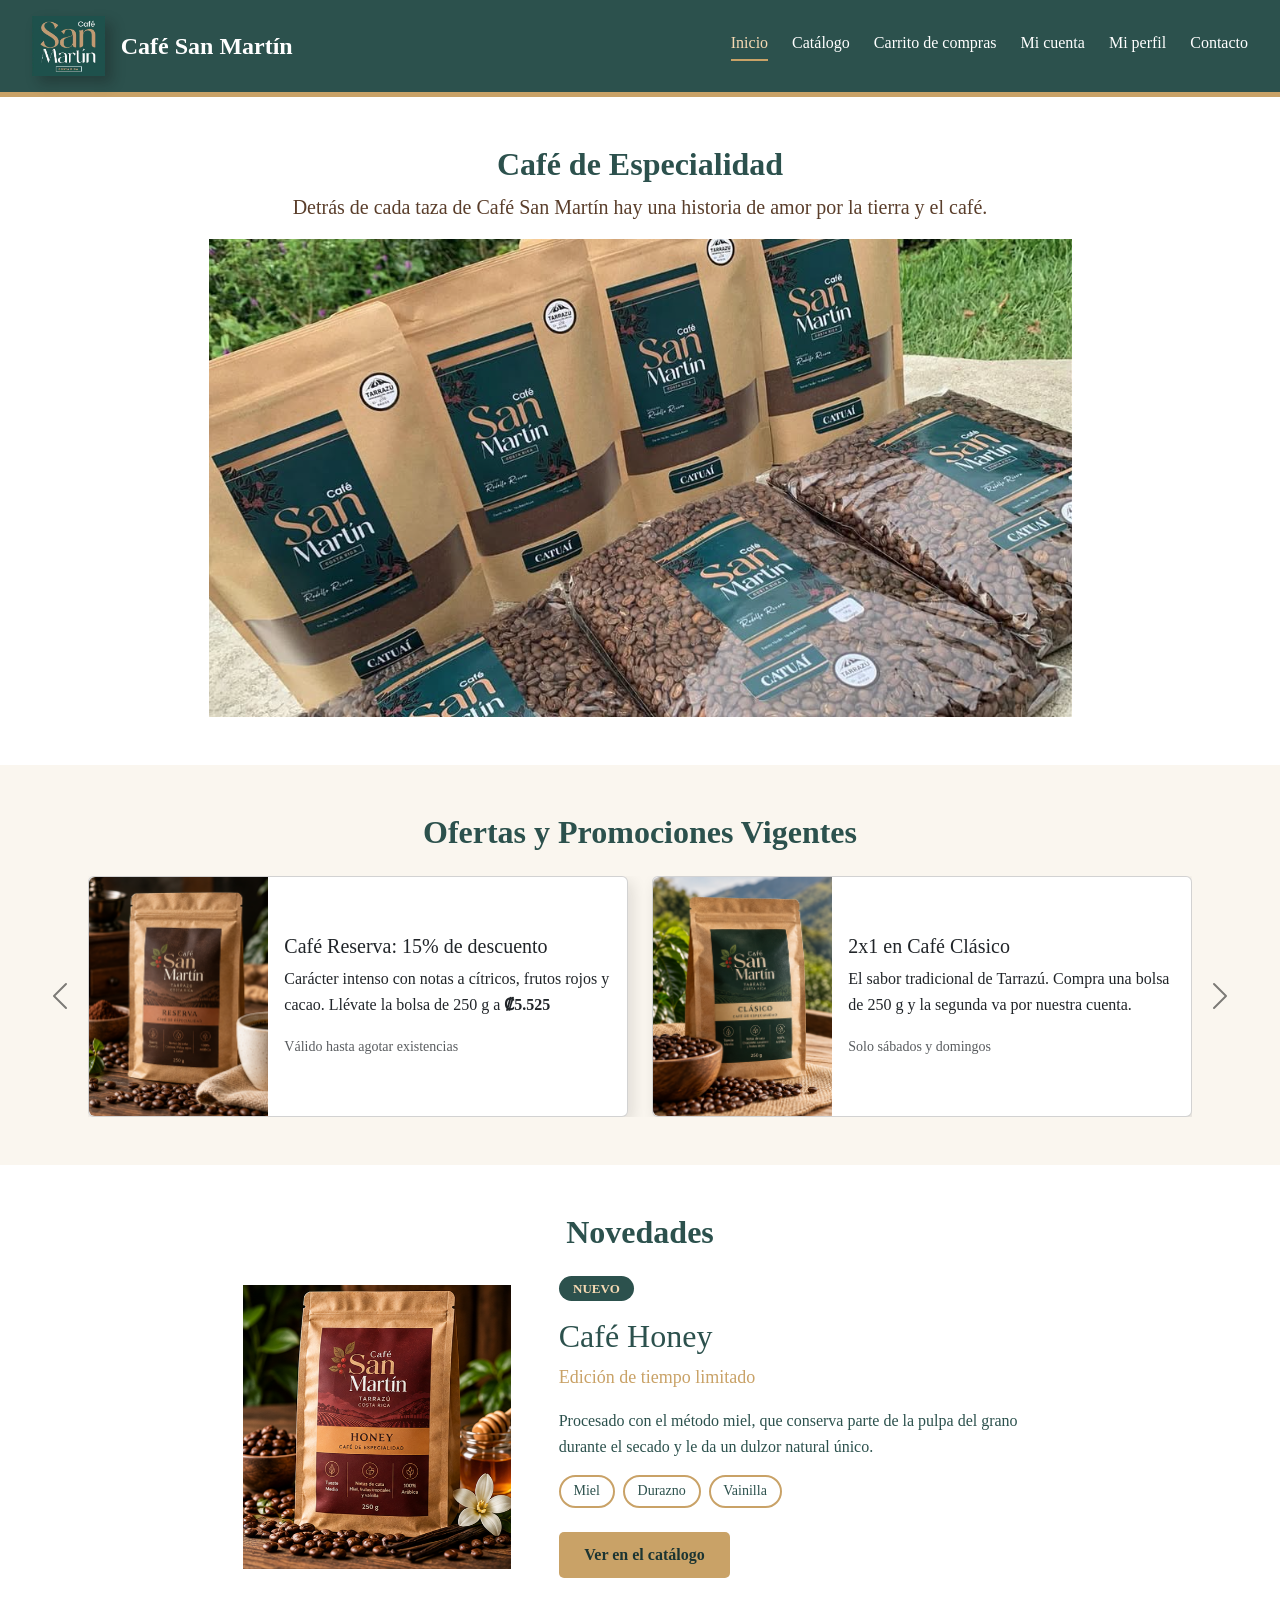
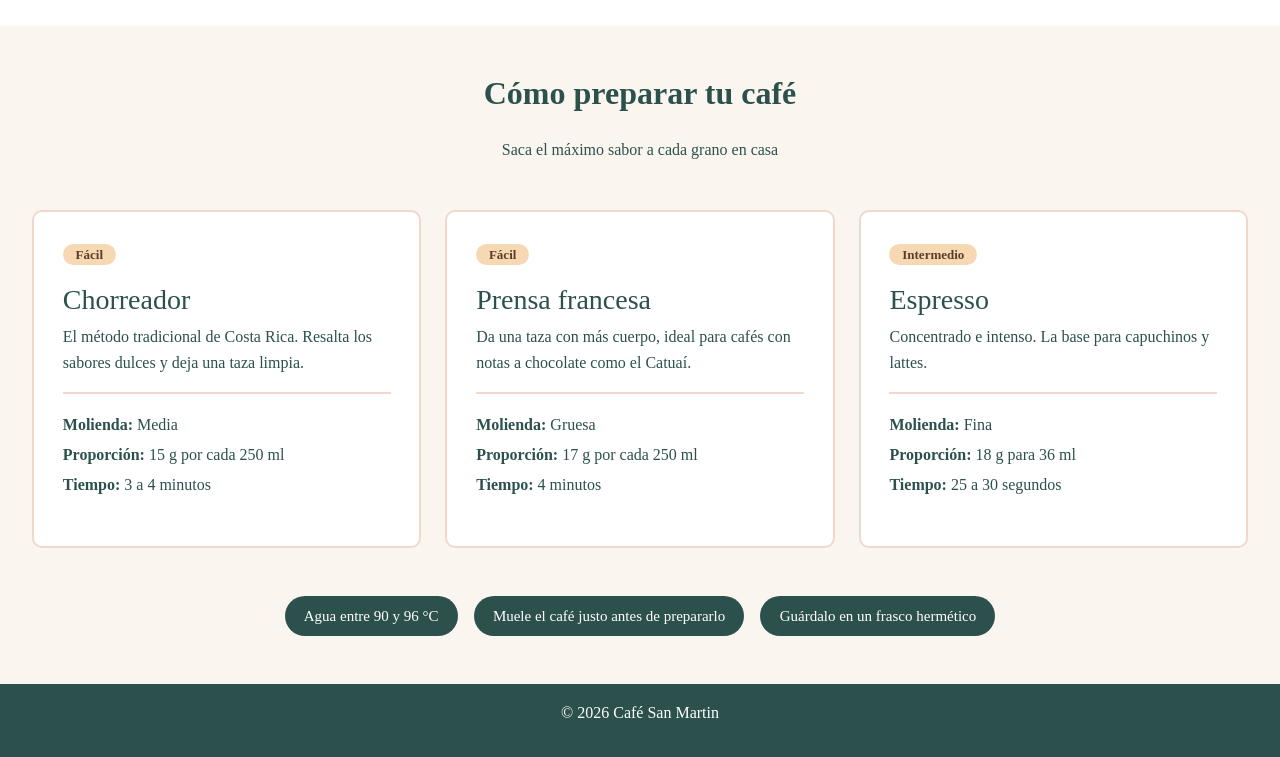
<file: index.html>
<!DOCTYPE html>
<html lang="es">
<head>
    <meta charset="UTF-8">
    <meta name="viewport" content="width=device-width, initial-scale=1.0">
    <title>Inicio | Café San Martín</title>
    <link rel="stylesheet" href="https://cdn.jsdelivr.net/npm/bootstrap@5.3.3/dist/css/bootstrap.min.css">
    <link rel="stylesheet" href="css/styles.css">
    <link rel="stylesheet" href="css/encabezado.css">
</head>
<body>
    <!-- ENCABEZADO -->
    <header class="encabezado">
        <div class="marca">
            <img src="img/logo-cafe-san-martin.png" alt="Logo de Café San Martín">
            <span>Café San Martín</span>
        </div>

        <nav class="menu">
            <a href="index.html" class="activo">Inicio</a>
            <a href="html/Catalogo.html">Catálogo</a>
            <a href="html/Carrito.html">Carrito de compras</a>
            <a href="html/Cuenta.html">Mi cuenta</a>
            <a href="html/Perfil.html">Mi perfil</a>
            <a href="html/Contacto.html">Contacto</a>
        </nav>
    </header>

    <main>
        <!-- PORTADA -->
        <section id="portada">
            <h2><strong>Café de Especialidad</strong></h2>
            <p>Detrás de cada taza de Café San Martín hay
                una historia de amor por la tierra y el café.</p>
            <img src="img/imagen-portada.png" alt="Imagen de la pagina de inicio">
        </section>
    
        <!-- OFERTAS -->
        <section id="ofertas" class="seccion-alterna">
            <h2 class="text-center mb-4"><strong>Ofertas y Promociones Vigentes</strong></h2>
            <div id="carrusel-oferta" class="carousel slide carousel-dark" data-bs-ride="carousel">
                <div class="carousel-inner">
                    <div class="carousel-item active">
                        <div class="row g-4 justify-content-center">
                            <div class="col-md-6">
                                <div class="card h-100">
                                    <div class="row g-0">
                                        <div class="col-md-4">
                                            <img src="img/cafe-reserva.png" class="img-fluid rounded-start" 
                                                    alt="Bolsa de Café Reserva">
                                        </div>
                                        <div class="col-md-8 d-flex align-items-center">
                                            <div class="card-body">
                                                <h5 class="card-title">Café Reserva: 15% de descuento</h5>
                                                <p class="card-text">Carácter intenso con notas a cítricos, frutos rojos y 
                                                    cacao. Llévate la bolsa de 250 g a <strong>₡5.525</strong></p>
                                                <p class="card-text"><small class="text-muted">Válido hasta agotar
                                                        existencias</small></p>
                                            </div>
                                        </div>
                                    </div>
                                </div>
                            </div>
                            <div class="col-md-6">
                                <div class="card h-100">
                                    <div class="row g-0">
                                        <div class="col-md-4">
                                            <img src="img/cafe-clasico.png" class="img-fluid rounded-start" 
                                                    alt="Bolsa de Café Clásico">
                                        </div>
                                        <div class="col-md-8 d-flex align-items-center">
                                            <div class="card-body">
                                                <h5 class="card-title">2x1 en Café Clásico</h5>
                                                <p class="card-text">El sabor tradicional de Tarrazú. 
                                                    Compra una bolsa de 250 g y la segunda va por nuestra cuenta.</p>
                                                <p class="card-text"><small class="text-muted">Solo sábados y
                                                        domingos</small></p>
                                            </div>
                                        </div>
                                    </div>
                                </div>
                            </div>
                        </div>
                    </div>
                    <div class="carousel-item">
                        <div class="row g-4 justify-content-center">
                            <div class="col-md-6">
                                <div class="card h-100">
                                    <div class="row g-0">
                                        <div class="col-md-4">
                                            <img src="img/cafe-organico.png" class="img-fluid rounded-start"
                                                alt="Paquete Degustación">
                                        </div>
                                        <div class="col-md-8 d-flex align-items-center">
                                            <div class="card-body">
                                                <h5 class="card-title">Paquete Degustación a precio especial</h5>
                                                <p class="card-text">Café Clásico, Honey y Reserva en tres bolsas de 250 g, 
                                                    ideal para compartir o regalar. Ahora a <strong>₡12.900</strong> <del>₡15.000</del>.</p>
                                                <p class="card-text"><small class="text-muted">Ahorras ₡2.100</small></p>
                                            </div>
                                        </div>
                                    </div>
                                </div>
                            </div>
                        </div>
                    </div>
                </div>
                <button class="carousel-control-prev" type="button" data-bs-target="#carrusel-oferta" data-bs-slide="prev">
                    <span class="carousel-control-prev-icon" aria-hidden="true"></span>
                    <span class="visually-hidden">Previous</span>
                </button>
                <button class="carousel-control-next" type="button" data-bs-target="#carrusel-oferta" data-bs-slide="next">
                    <span class="carousel-control-next-icon" aria-hidden="true"></span>
                    <span class="visually-hidden">Next</span>
                </button>
            </div>
        </section>

        <!-- NOVEDADES -->
        <section id="novedades">
            <h2 class="text-center mb-4"><strong>Novedades</strong></h2>
            <div class="row align-items-center g-5 justify-content-center">
                <div class="col-md-3">
                    <img src="img/cafe-honey.png" class="img-fluid"
                            alt="Bolsa de café Bourbon Miel">
                </div>
    
                <div class="col-md-5">
                    <span class="etiqueta-nuevo">NUEVO</span>
                    <h2 class="mt-3">Café Honey</h2>
                    <p class="subtitulo-novedad">Edición de tiempo limitado</p>
    
                    <p>Procesado con el método miel, que conserva parte de la pulpa del grano
                        durante el secado y le da un dulzor natural único.</p>
    
                    <div class="notas mb-4">
                        <span>Miel</span>
                        <span>Durazno</span>
                        <span>Vainilla</span>
                    </div>
    
                    <a href="html/Catalogo.html" class="btn">Ver en el catálogo</a>
                </div>
            </div>
        </section>
    
        <!-- RECOMENDACIONES -->
        <section id="recomendaciones" class="recomendaciones seccion-alterna">
            <h2 class="text-center"><strong>Cómo preparar tu café</strong></h1>
            <p class="text-center mb-5">Saca el máximo sabor a cada grano en casa</p>
    
            <div class="row g-4 justify-content-center">
    
                <div class="col-md-4">
                    <div class="metodo h-100">
                        <span class="nivel">Fácil</span>
                        <h3 class="mt-3">Chorreador</h3>
                        <p>El método tradicional de Costa Rica. Resalta los sabores dulces y deja una taza limpia.</p>
                        <ul class="list-unstyled datos">
                            <li><strong>Molienda:</strong> Media</li>
                            <li><strong>Proporción:</strong> 15 g por cada 250 ml</li>
                            <li><strong>Tiempo:</strong> 3 a 4 minutos</li>
                        </ul>
                    </div>
                </div>
    
                <div class="col-md-4">
                    <div class="metodo h-100">
                        <span class="nivel">Fácil</span>
                        <h3 class="mt-3">Prensa francesa</h3>
                        <p>Da una taza con más cuerpo, ideal para cafés con notas a chocolate como el Catuaí.</p>
                        <ul class="list-unstyled datos">
                            <li><strong>Molienda:</strong> Gruesa</li>
                            <li><strong>Proporción:</strong> 17 g por cada 250 ml</li>
                            <li><strong>Tiempo:</strong> 4 minutos</li>
                        </ul>
                    </div>
                </div>
    
                <div class="col-md-4">
                    <div class="metodo h-100">
                        <span class="nivel">Intermedio</span>
                        <h3 class="mt-3">Espresso</h3>
                        <p>Concentrado e intenso. La base para capuchinos y lattes.</p>
                        <ul class="list-unstyled datos">
                            <li><strong>Molienda:</strong> Fina</li>
                            <li><strong>Proporción:</strong> 18 g para 36 ml</li>
                            <li><strong>Tiempo:</strong> 25 a 30 segundos</li>
                        </ul>
                    </div>
                </div>
    
            </div>
    
            <div class="consejos mt-5">
                <span>Agua entre 90 y 96 °C</span>
                <span>Muele el café justo antes de prepararlo</span>
                <span>Guárdalo en un frasco hermético</span>
            </div>
        </section>
    </main>

    <footer>
        <p>&copy; 2026 Café San Martin</p>
    </footer>
    <script src="https://cdn.jsdelivr.net/npm/bootstrap@5.3.3/dist/js/bootstrap.bundle.min.js"></script>
</body>
</html>
</file>
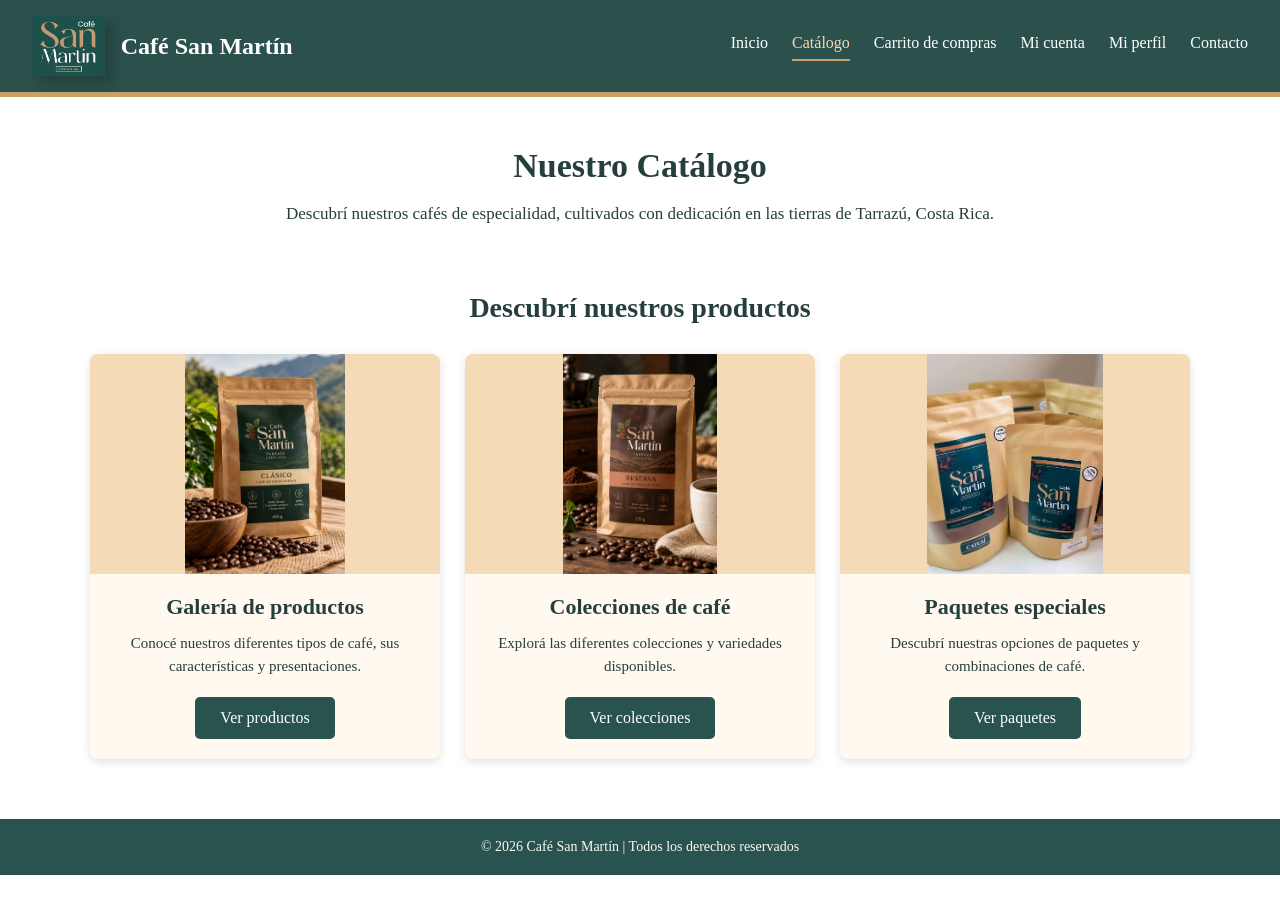
<file: html/Catalogo.html>
<!DOCTYPE html>
<html lang="es">
<head>
    <meta charset="UTF-8">
    <meta name="viewport" content="width=device-width, initial-scale=1.0">
    <title>Catálogo | Café San Martín</title>

    <link rel="stylesheet" href="../css/estilos.css">
    <link rel="stylesheet" href="../css/encabezado.css">
</head>
<body>

    <!-- ENCABEZADO -->
    <header class="encabezado">
        <div class="marca">
            <img src="../img/logo-cafe-san-martin.png" alt="Logo de Café San Martín">
            <span>Café San Martín</span>
        </div>

        <nav class="menu">
            <a href="../index.html">Inicio</a>
            <a href="Catalogo.html" class="activo">Catálogo</a>
            <a href="Carrito.html">Carrito de compras</a>
            <a href="Cuenta.html">Mi cuenta</a>
            <a href="Perfil.html">Mi perfil</a>
            <a href="Contacto.html">Contacto</a>
        </nav>
    </header>

    <!-- CONTENIDO PRINCIPAL -->
    <main>

        <section class="presentacion">
            <h1>Nuestro Catálogo</h1>

            <p>
                Descubrí nuestros cafés de especialidad,
                cultivados con dedicación en las tierras
                de Tarrazú, Costa Rica.
            </p>
        </section>

        <section class="categorias">

            <h2>Descubrí nuestros productos</h2>

            <div class="contenedor-categorias">

                <article class="tarjeta">
                    <div class="imagen-categoria">
                        <img src="../img/cafe-clasico.png" alt="Café clásico">
                    </div>

                    <h3>Galería de productos</h3>

                    <p>
                        Conocé nuestros diferentes tipos de café,
                        sus características y presentaciones.
                    </p>

                    <a href="galeria.html" class="boton">
                        Ver productos
                    </a>
                </article>

                <article class="tarjeta">
                    <div class="imagen-categoria">
                        <img src="../img/cafe-reserva.png" alt="Café reserva">
                    </div>

                    <h3>Colecciones de café</h3>

                    <p>
                        Explorá las diferentes colecciones
                        y variedades disponibles.
                    </p>

                    <a href="colecciones.html" class="boton">
                        Ver colecciones
                    </a>
                </article>

                <article class="tarjeta">
                    <div class="imagen-categoria">
                        <img src="../img/Paquetes.png" alt="Paquetes">
                    </div>

                    <h3>Paquetes especiales</h3>

                    <p>
                        Descubrí nuestras opciones de paquetes
                        y combinaciones de café.
                    </p>

                    <a href="paquetes.html" class="boton">
                        Ver paquetes
                    </a>
                </article>

            </div>
        </section>

    </main>

    <!-- PIE DE PÁGINA -->
    <footer class="pie-pagina">
        <p>© 2026 Café San Martín | Todos los derechos reservados</p>
    </footer>

</body>
</html>
</file>
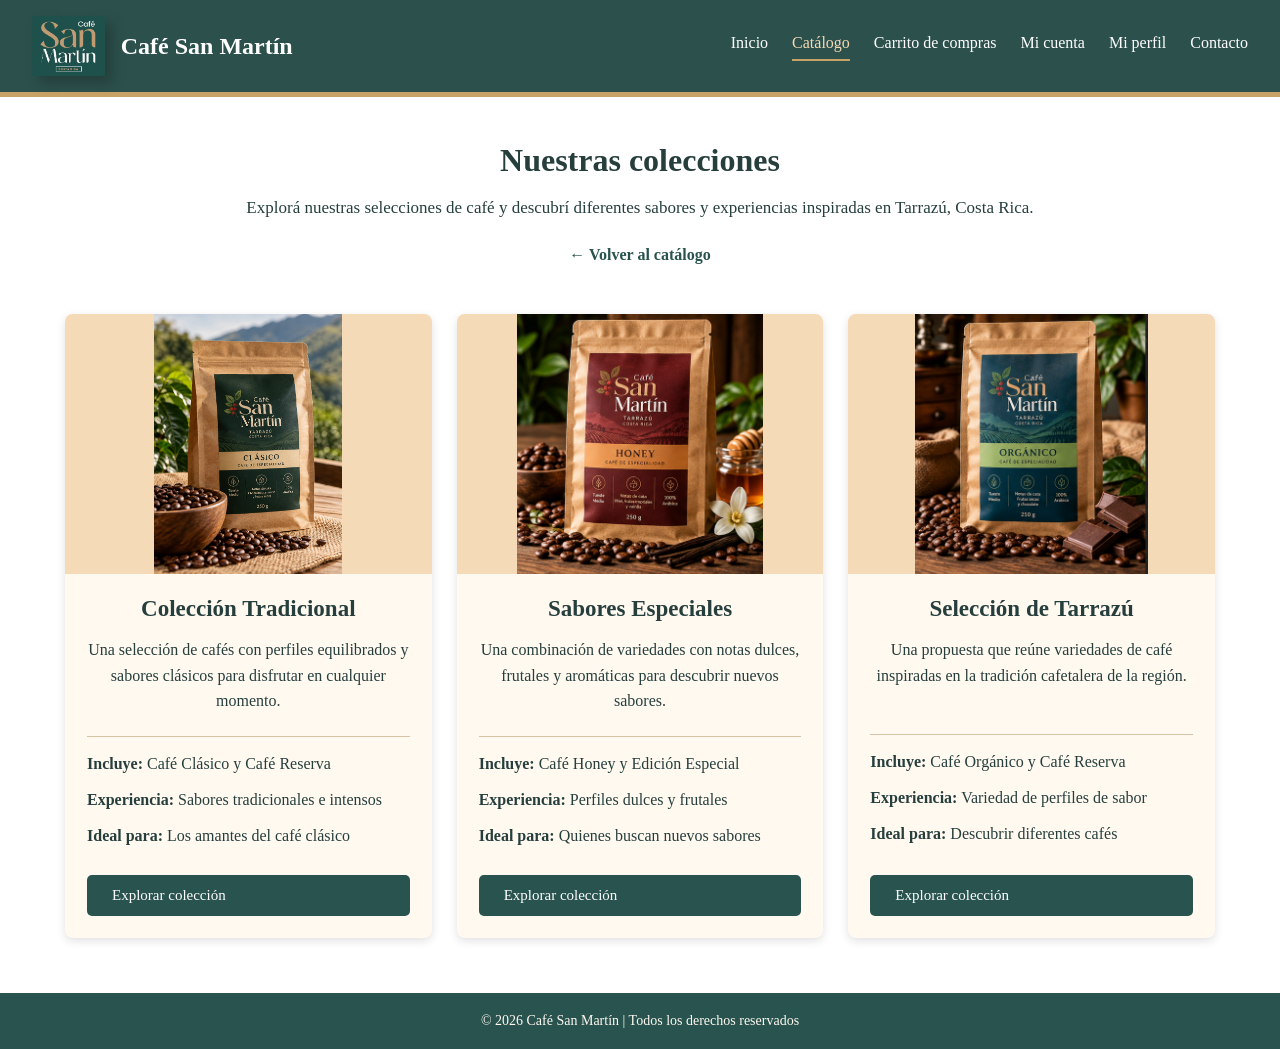
<file: html/colecciones.html>
<!DOCTYPE html>
<html lang="es">

<head>
    <meta charset="UTF-8">
    <meta name="viewport" content="width=device-width, initial-scale=1.0">
    <title>Colecciones de café | Café San Martín</title>
    <link rel="stylesheet" href="../css/estilos.css">
    <link rel="stylesheet" href="../css/encabezado.css">
</head>

<body>

    <!-- ENCABEZADO -->
    <header class="encabezado">
        <div class="marca">
            <img src="../img/logo-cafe-san-martin.png" alt="Logo de Café San Martín">
            <span>Café San Martín</span>
        </div>

        <nav class="menu">
            <a href="../index.html">Inicio</a>
            <a href="Catalogo.html" class="activo">Catálogo</a>
            <a href="Carrito.html">Carrito de compras</a>
            <a href="Cuenta.html">Mi cuenta</a>
            <a href="Perfil.html">Mi perfil</a>
            <a href="Contacto.html">Contacto</a>
        </nav>
    </header>


    <main>

        <!-- PRESENTACIÓN -->
        <section class="titulo-galeria">

            <h1>Nuestras colecciones</h1>

            <p>
                Explorá nuestras selecciones de café y descubrí diferentes
                sabores y experiencias inspiradas en Tarrazú, Costa Rica.
            </p>

            <a href="Catalogo.html" class="volver">
                ← Volver al catálogo
            </a>

        </section>


        <!-- COLECCIONES -->
        <section class="galeria-productos">

            <!-- COLECCIÓN TRADICIONAL -->
            <article class="producto">

                <img src="../img/cafe-clasico.png" alt="Colección Tradicional">

                <div class="informacion-producto">

                    <h2>Colección Tradicional</h2>

                    <p class="descripcion">
                        Una selección de cafés con perfiles equilibrados
                        y sabores clásicos para disfrutar en cualquier momento.
                    </p>

                    <div class="detalles">
                        <p><strong>Incluye:</strong> Café Clásico y Café Reserva</p>
                        <p><strong>Experiencia:</strong> Sabores tradicionales e intensos</p>
                        <p><strong>Ideal para:</strong> Los amantes del café clásico</p>
                    </div>

                    <a href="galeria.html" class="boton">
                        Explorar colección
                    </a>

                </div>

            </article>


            <!-- COLECCIÓN SABORES ESPECIALES -->
            <article class="producto">

                <img src="../img/cafe-honey.png" alt="Colección Sabores Especiales">

                <div class="informacion-producto">

                    <h2>Sabores Especiales</h2>

                    <p class="descripcion">
                        Una combinación de variedades con notas dulces,
                        frutales y aromáticas para descubrir nuevos sabores.
                    </p>

                    <div class="detalles">
                        <p><strong>Incluye:</strong> Café Honey y Edición Especial</p>
                        <p><strong>Experiencia:</strong> Perfiles dulces y frutales</p>
                        <p><strong>Ideal para:</strong> Quienes buscan nuevos sabores</p>
                    </div>

                    <a href="galeria.html" class="boton">
                        Explorar colección
                    </a>

                </div>

            </article>


            <!-- COLECCIÓN SELECCIÓN DE TARRAZÚ -->
            <article class="producto">

                <img src="../img/cafe-organico.png" alt="Colección Selección de Tarrazú">

                <div class="informacion-producto">

                    <h2>Selección de Tarrazú</h2>

                    <p class="descripcion">
                        Una propuesta que reúne variedades de café
                        inspiradas en la tradición cafetalera de la región.
                    </p>

                    <div class="detalles">
                        <p><strong>Incluye:</strong> Café Orgánico y Café Reserva</p>
                        <p><strong>Experiencia:</strong> Variedad de perfiles de sabor</p>
                        <p><strong>Ideal para:</strong> Descubrir diferentes cafés</p>
                    </div>

                    <a href="galeria.html" class="boton">
                        Explorar colección
                    </a>

                </div>

            </article>

        </section>

    </main>


    <!-- PIE DE PÁGINA -->
    <footer class="pie-pagina">
        <p>© 2026 Café San Martín | Todos los derechos reservados</p>
    </footer>

</body>

</html>
</file>
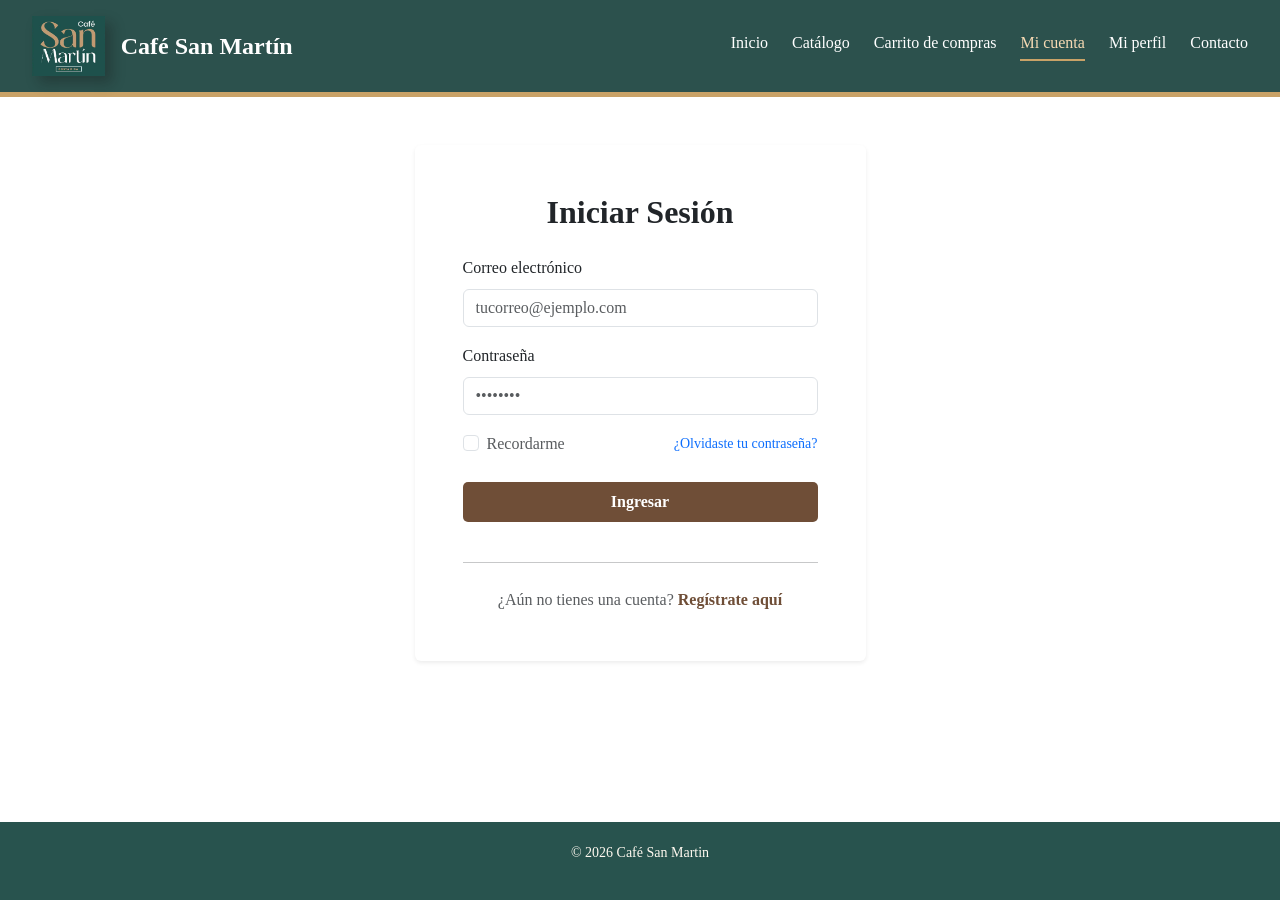
<file: html/Cuenta.html>
<!DOCTYPE html>
<html lang="es">
<head>
    <meta charset="UTF-8">
    <meta name="viewport" content="width=device-width, initial-scale=1.0">
    <title>Mi cuenta | Café San Martín</title>
    <!-- Bootstrap 5.3.3 CSS -->
    <link rel="stylesheet" href="https://cdn.jsdelivr.net/npm/bootstrap@5.3.3/dist/css/bootstrap.min.css">
    <!-- Tus estilos personalizados (ajustando la ruta relativa hacia la carpeta css) -->
    <link rel="stylesheet" href="../css/styles.css">    
    <link rel="stylesheet" href="../css/encabezado.css">
</head>
<body>
    <!-- ENCABEZADO -->
    <header class="encabezado">
        <div class="marca">
            <img src="../img/logo-cafe-san-martin.png" alt="Logo de Café San Martín">
            <span>Café San Martín</span>
        </div>

        <nav class="menu">
            <a href="../index.html">Inicio</a>
            <a href="Catalogo.html">Catálogo</a>
            <a href="Carrito.html">Carrito de compras</a>
            <a href="Cuenta.html" class="activo">Mi cuenta</a>
            <a href="Perfil.html">Mi perfil</a>
            <a href="Contacto.html">Contacto</a>
        </nav>
    </header>

    <main class="container my-5">
        <div class="row justify-content-center">
            <div class="col-md-6 col-lg-5">
                <div class="card shadow-sm border-0">
                    <div class="card-body p-4 p-md-5">
                        <h2 class="text-center mb-4"><strong>Iniciar Sesión</strong></h2>
                        
                        <!-- Formulario de Inicio de Sesión -->
                        <form action="#" method="POST">
                            <div class="mb-3">
                                <label for="email" class="form-label">Correo electrónico</label>
                                <input type="email" class="form-control" id="email" placeholder="tucorreo@ejemplo.com" required>
                            </div>
                            
                            <div class="mb-3">
                                <label for="password" class="form-label">Contraseña</label>
                                <input type="password" class="form-control" id="password" placeholder="••••••••" required>
                            </div>

                            <div class="d-flex justify-content-between align-items-center mb-4">
                                <div class="form-check">
                                    <input type="checkbox" class="form-check-input" id="rememberMe">
                                    <label class="form-check-label text-muted" for="rememberMe">Recordarme</label>
                                </div>
                                <a href="#" class="text-decoration-none small">¿Olvidaste tu contraseña?</a>
                            </div>

                            <button type="submit" class="btn w-100 py-2 mb-3" style="background-color: #6f4e37; color: white;">Ingresar</button>
                        </form>

                        <hr class="my-4">

                        <p class="text-center text-muted mb-0">
    ¿Aún no tienes una cuenta? <a href="Registro.html" class="text-decoration-none fw-bold" style="color: #6f4e37;">Regístrate aquí</a>
</p>
                    </div>
                </div>
            </div>
        </div>
    </main>

    <footer class="pie-pagina">
        <p>&copy; 2026 Café San Martin</p>
    </footer>

    <!-- Bootstrap 5.3.3 JS Bundle -->
    <script src="https://cdn.jsdelivr.net/npm/bootstrap@5.3.3/dist/js/bootstrap.bundle.min.js"></script>
<script>
    document.querySelector('form').addEventListener('submit', function(e) {
        e.preventDefault();

        const emailIngresado = document.getElementById('email').value;
        const passwordIngresado = document.getElementById('password').value;

        // Obtener el usuario guardado en el navegador
        const usuarioGuardado = JSON.parse(localStorage.getItem('usuarioRegistrado'));

        if (usuarioGuardado && usuarioGuardado.email === emailIngresado && usuarioGuardado.password === passwordIngresado) {
            // Guardar indicador de sesión activa
            localStorage.setItem('sesionActiva', JSON.stringify(usuarioGuardado));
            alert('¡Bienvenido de nuevo, ' + usuarioGuardado.nombre + '!');
            window.location.href = 'Perfil.html'; // Redirige al perfil
        } else {
            alert('Correo o contraseña incorrectos, o usuario no registrado.');
        }
    });
</script>
</body>
</html>
</file>
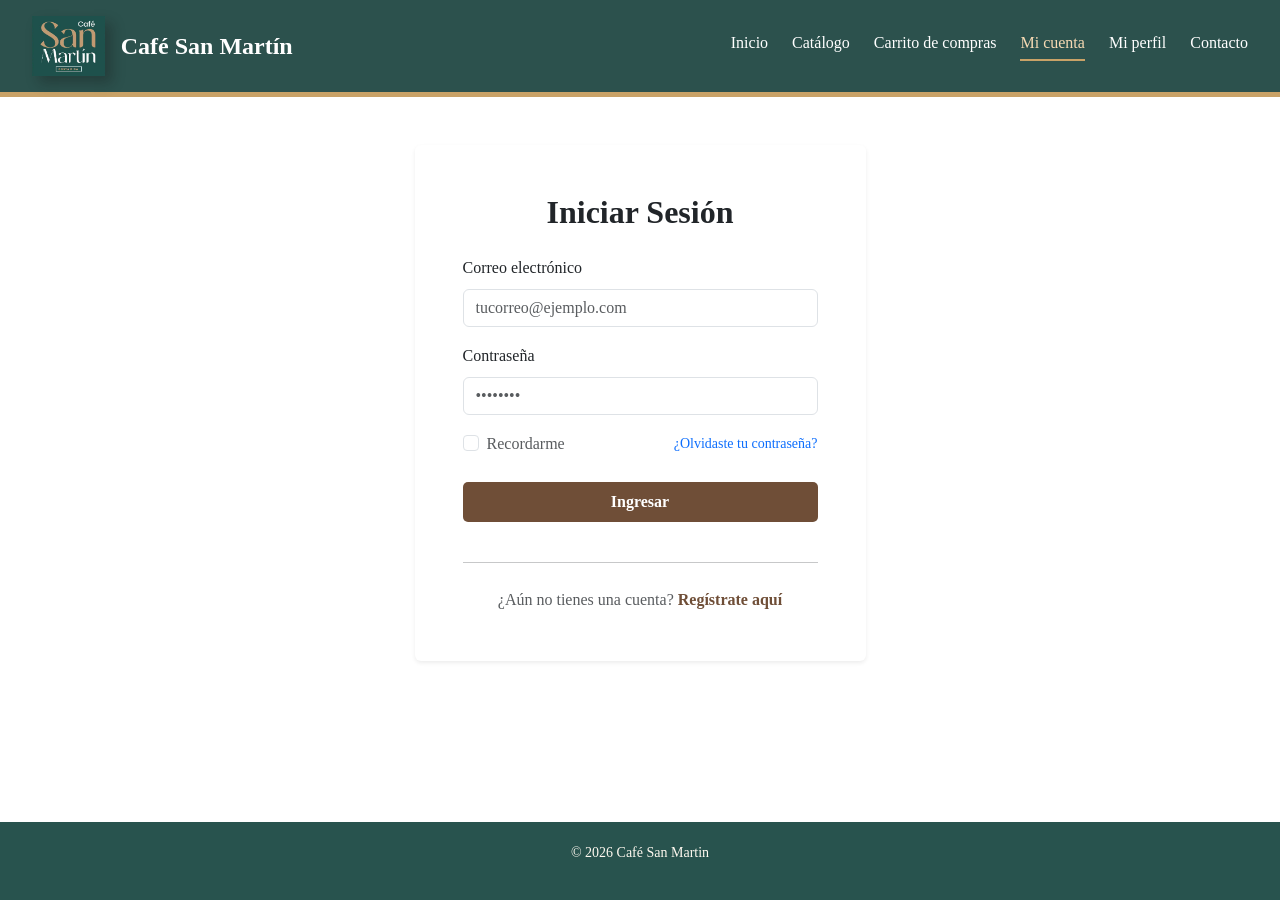
<file: html/Perfil.html>
<!DOCTYPE html>
<html lang="es">
<head>
    <meta charset="UTF-8">
    <meta name="viewport" content="width=device-width, initial-scale=1.0">
    <title>Mi perfil | Café San Martín</title>
    <link rel="stylesheet" href="https://cdn.jsdelivr.net/npm/bootstrap@5.3.3/dist/css/bootstrap.min.css">
    <link rel="stylesheet" href="../css/styles.css">
    <link rel="stylesheet" href="../css/encabezado.css">
</head>
<body>
    <!-- ENCABEZADO -->
    <header class="encabezado">
        <div class="marca">
            <img src="../img/logo-cafe-san-martin.png" alt="Logo de Café San Martín">
            <span>Café San Martín</span>
        </div>

        <nav class="menu">
            <a href="../index.html">Inicio</a>
            <a href="Catalogo.html">Catálogo</a>
            <a href="Carrito.html">Carrito de compras</a>
            <a href="Cuenta.html">Mi cuenta</a>
            <a href="Perfil.html" class="activo">Mi perfil</a>
            <a href="Contacto.html">Contacto</a>
        </nav>
    </header>

    <main class="container my-5">
        <div class="row">
            <!-- Información del Usuario -->
            <div class="col-md-4 mb-4">
                <div class="card shadow-sm border-0">
                    <div class="card-body text-center p-4">
                        <h3 id="nombre-usuario" class="card-title mb-2">Mi Perfil</h3>
                        <p id="email-usuario" class="text-muted mb-3">correo@ejemplo.com</p>
                        <button id="btn-cerrar-sesion" class="btn btn-outline-danger btn-sm w-100">Cerrar Sesión</button>
                    </div>
                </div>
            </div>

            <!-- Historial de Pedidos -->
            <div class="col-md-8">
                <div class="card shadow-sm border-0">
                    <div class="card-body p-4">
                        <h4 class="mb-4"><strong>Mis Pedidos</strong></h4>
                        <div class="table-responsive">
                            <table class="table align-middle">
                                <thead class="table-light">
                                    <tr>
                                        <th>N° de Pedido</th>
                                        <th>Fecha</th>
                                        <th>Total</th>
                                        <th>Estado</th>
                                    </tr>
                                </thead>
                                <tbody id="tabla-pedidos">
                                    <!-- Los pedidos se cargarán aquí mediante JavaScript -->
                                </tbody>
                            </table>
                        </div>
                    </div>
                </div>
            </div>
        </div>
    </main>

    <foote class="pie-pagina">
        <p>&copy; 2026 Café San Martin</p>
    </foote>

    <!-- Script para cargar los datos del usuario autenticado -->
    <script>
        // Verificar si hay una sesión activa
        const sesionActiva = JSON.parse(localStorage.getItem('sesionActiva'));

        if (!sesionActiva) {
            // Si no ha iniciado sesión, redirigir al login
            alert('Debes iniciar sesión para ver esta página.');
            window.location.href = 'Cuenta.html';
        } else {
            // Mostrar datos del usuario en pantalla
            document.getElementById('nombre-usuario').textContent = sesionActiva.nombre + ' ' + sesionActiva.apellidos;
            document.getElementById('email-usuario').textContent = sesionActiva.email;


            // Cargar los pedidos en la tabla
            const tbody = document.getElementById('tabla-pedidos');
            sesionActiva.pedidos.forEach(pedido => {
                const fila = `
                    <tr>
                        <td><strong>${pedido.id}</strong></td>
                        <td>${pedido.fecha}</td>
                        <td>${pedido.total}</td>
                        <td><span class="badge bg-success">${pedido.estado}</span></td>
                    </tr>
                `;
                tbody.innerHTML += fila;
            });
        }

        // Botón para cerrar sesión
        document.getElementById('btn-cerrar-sesion').addEventListener('click', function() {
            localStorage.removeItem('sesionActiva'); // Borrar sesión activa
            alert('Has cerrado sesión correctamente.');
            window.location.href = '../index.html';
        });
    </script>

    <script src="https://cdn.jsdelivr.net/npm/bootstrap@5.3.3/dist/js/bootstrap.bundle.min.js"></script>
</body>
</html>
</file>
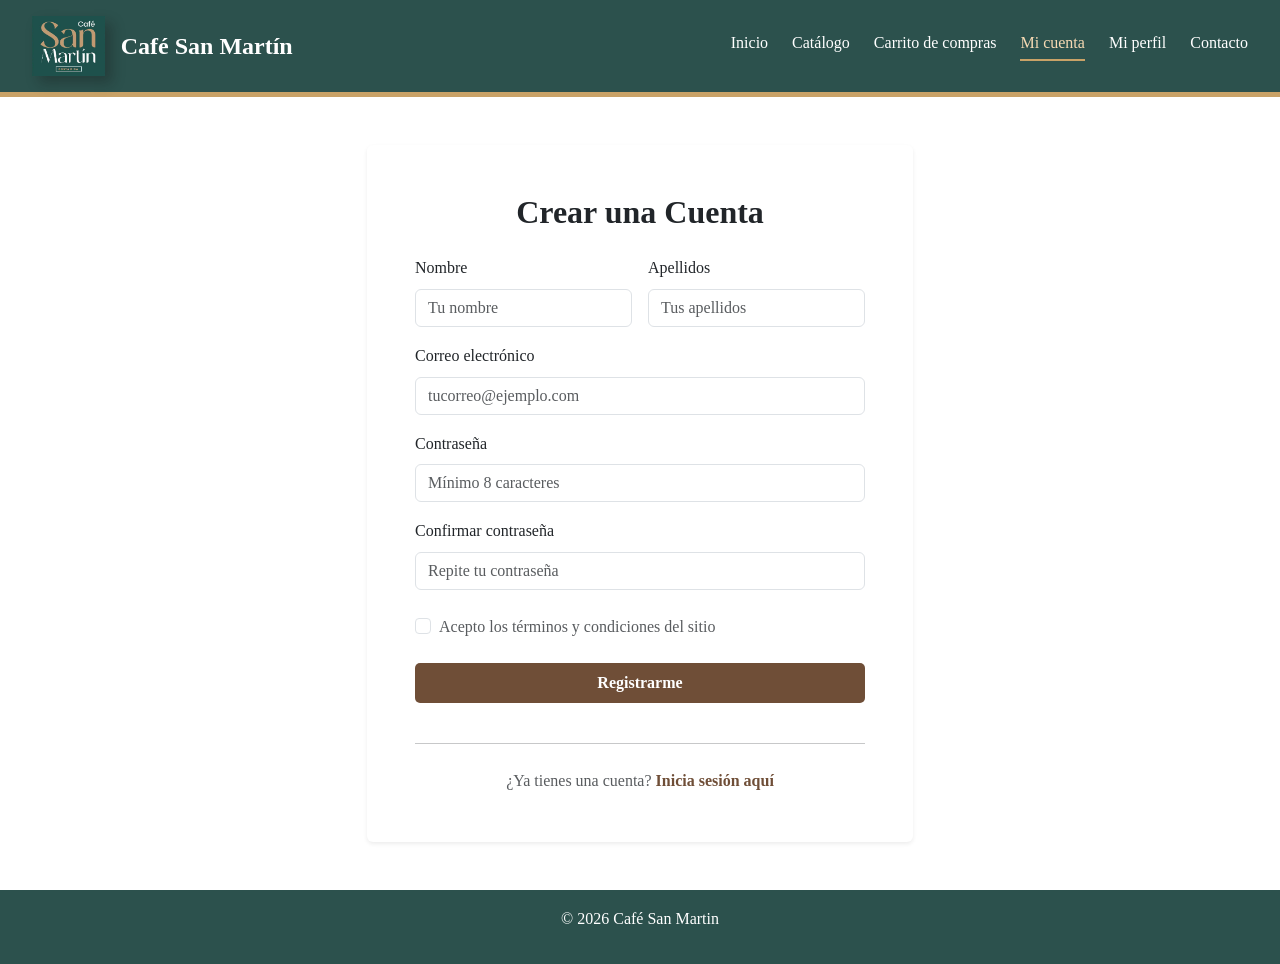
<file: html/Registro.html>
<!DOCTYPE html>
<html lang="es">
<head>
    <meta charset="UTF-8">
    <meta name="viewport" content="width=device-width, initial-scale=1.0">
    <title>Crear cuenta | Café San Martín</title>
    <!-- Bootstrap 5.3.3 CSS -->
    <link rel="stylesheet" href="https://cdn.jsdelivr.net/npm/bootstrap@5.3.3/dist/css/bootstrap.min.css">
    <!-- Estilos personalizados -->
    <link rel="stylesheet" href="../css/styles.css">
    <link rel="stylesheet" href="../css/encabezado.css">
</head>
<body>
    <!-- ENCABEZADO -->
    <header class="encabezado">
        <div class="marca">
            <img src="../img/logo-cafe-san-martin.png" alt="Logo de Café San Martín">
            <span>Café San Martín</span>
        </div>

        <nav class="menu">
            <a href="../index.html">Inicio</a>
            <a href="Catalogo.html">Catálogo</a>
            <a href="Carrito.html">Carrito de compras</a>
            <a href="Cuenta.html" class="activo">Mi cuenta</a>
            <a href="Perfil.html">Mi perfil</a>
            <a href="Contacto.html">Contacto</a>
        </nav>
    </header>

    <main class="container my-5">
        <div class="row justify-content-center">
            <div class="col-md-7 col-lg-6">
                <div class="card shadow-sm border-0">
                    <div class="card-body p-4 p-md-5">
                        <h2 class="text-center mb-4"><strong>Crear una Cuenta</strong></h2>
                        
                        <!-- Formulario de Registro -->
                        <form action="#" method="POST">
                            <div class="row g-3 mb-3">
                                <div class="col-md-6">
                                    <label for="nombre" class="form-label">Nombre</label>
                                    <input type="text" class="form-control" id="nombre" placeholder="Tu nombre" required>
                                </div>
                                <div class="col-md-6">
                                    <label for="apellidos" class="form-label">Apellidos</label>
                                    <input type="text" class="form-control" id="apellidos" placeholder="Tus apellidos" required>
                                </div>
                            </div>

                            <div class="mb-3">
                                <label for="email" class="form-label">Correo electrónico</label>
                                <input type="email" class="form-control" id="email" placeholder="tucorreo@ejemplo.com" required>
                            </div>

                            <div class="mb-3">
                                <label for="password" class="form-label">Contraseña</label>
                                <input type="password" class="form-control" id="password" placeholder="Mínimo 8 caracteres" required>
                            </div>

                            <div class="mb-4">
                                <label for="confirmPassword" class="form-label">Confirmar contraseña</label>
                                <input type="password" class="form-control" id="confirmPassword" placeholder="Repite tu contraseña" required>
                            </div>

                            <div class="form-check mb-4">
                                <input type="checkbox" class="form-check-input" id="terminos" required>
                                <label class="form-check-label text-muted" for="terminos">
                                    Acepto los términos y condiciones del sitio
                                </label>
                            </div>

                            <button type="submit" class="btn w-100 py-2 mb-3" style="background-color: #6f4e37; color: white;">Registrarme</button>
                        </form>

                        <hr class="my-4">

                        <p class="text-center text-muted mb-0">
                            ¿Ya tienes una cuenta? <a href="Cuenta.html" class="text-decoration-none fw-bold" style="color: #6f4e37;">Inicia sesión aquí</a>
                        </p>
                    </div>
                </div>
            </div>
        </div>
    </main>

    <footer>
        <p>&copy; 2026 Café San Martin</p>
    </footer>

    <!-- Bootstrap 5.3.3 JS Bundle -->
    <script src="https://cdn.jsdelivr.net/npm/bootstrap@5.3.3/dist/js/bootstrap.bundle.min.js"></script>
<script>
    document.querySelector('form').addEventListener('submit', function(e) {
        e.preventDefault(); // Evita que la página se recargue por defecto

        const nombre = document.getElementById('nombre').value;
        const apellidos = document.getElementById('apellidos').value;
        const email = document.getElementById('email').value;
        const password = document.getElementById('password').value;

        // Crear un objeto con los datos del usuario y unos pedidos de ejemplo
        const usuario = {
            nombre: nombre,
            apellidos: apellidos,
            email: email,
            password: password,
            pedidos: [
                { id: "ORD-001", fecha: "2026-05-10", total: "12.500 ₡", estado: "Entregado" },
                { id: "ORD-002", fecha: "2026-06-01", total: "8.200 ₡", estado: "En camino" }
            ]
        };

        // Guardar en el localStorage del navegador
        localStorage.setItem('usuarioRegistrado', JSON.stringify(usuario));

        alert('¡Registro exitoso! Ahora puedes iniciar sesión.');
        window.location.href = 'Cuenta.html'; // Redirige al login
    });
</script>
</body>
</html>
</file>
<file: css/styles.css>
* {
    margin: 0;
    padding: 0;
    box-sizing: border-box;
}

body {
    font-family: Georgia, 'Times New Roman', serif;
    line-height: 1.6;
    color: #2C514D;
}

section {
    padding: 3rem 2rem;
}

#portada {
    text-align: center;
    background-color: white;
    color:#2C514D;
}

#portada p {
    font-size: 20px;
    color:#5a3e2b;
}

/* catalogo */

.filtros{
    display: flex;
    gap: 0,8rem;
    flex-wrap: wrap;
    margin-top: 1.5rem;
    justify-content: center;
}

.filtros input, .filtros select{
    padding: 0.6rem 0.8rem;
    border: 2px solid #e4ccbf;
    border-radius: 6px;
    font-family: inherit;
    font-size: 15px;
}

.titulo {
    text-align: center;
    background-color: #f6d9b3;
    padding: 2.5rem 2rem;
}
.titulo h1 {
    font-size: 3rem;
    font-weight: 700;
    color: #2C514D;
}

.titulo-seccion {
    text-align: center;
    margin-bottom: 4rem;
}

.subtitulo-seccion {
    text-align: center;
    color: #2C514D;
    margin-bottom: 2rem;
}

.seccion-alterna{
    background-color: #faf6ef;
}

.btn{
    display: inline-block;
    padding: 0.7rem 1.6rem;
    background-color: #c9a267;
    color: #1c3532;
    text-decoration: none;
    border-radius: 5px;
    font-weight: 700;
    border:none;
    cursor: pointer;
    font-family: inherit;
    font-size: 16px;
}

.btn:hover{
    background-color: #b3894f;
}

.btn-secundario{
    background: transparent;
    border: 2px solid #2C514D;
    color: #2C514D;
}

.btn-secundario:hover{
    background: #2C514D;
    color: white;
}

.btn-small{
    padding: 0.4rem 0.9rem;
    font-size: 14px;
}

.grid-3{
    display: grid;
    grid-template-columns: repeat(3,1fr);
    gap: 1.5rem;
}

.grid-2{
    display: grid;
    grid-template-columns: repeat(2,1fr);
    gap: 1.5rem;
}

.tarjeta{
    border: 2px solid #f0d8cb;
    border-radius: 10px;
    overflow: hidden;
    background:white ;
    display: flex;
    flex-direction: column;
    transition: box-shadow 0.2s ease, transform 0.2 ease;
}

.tarjeta:hover{
    box-shadow: 4px 6px 16px rgba(20, 20, 20, 0.12);
    transform: translateY(-3px);
}

.tarjeta img{
    width: 100%;
    height: 180px;
    object-fit: cover;
}

.tarjeta .contenido{
    padding: 1.1rem;
    display: flex;
    flex-direction: column;
    gap: 0.5rem;
    flex-grow: 1;
}

.tarjeta .etiqueta{
    display: inline-block;
    background: #f6d9b3;
    color:#b3894f;
    font-size: 12px;
    font-weight: 700;
    padding: 0.2rem 0.6rem;
    border-radius: 20px;
    width: fit-content;
}

.precio{
    color: #2C514D;
    font-weight: 700;
}

.fila-precio{
    display: flex;
    justify-content: space-between;
    align-items: center;
    margin-top: auto;
    padding-top: 0.5rem;
}

.tarjeta p{
    font-size: 15px;
    color: #6b7a78;
    line-height: 1.5;
}

.sin-resultados{
    display: none;
    text-align: center;
    padding: 2.5rem 0;
    color:#6b7a78;
}

.coleccion{
    background: white;
    border: 2px solid #f0d8cb;
    border-radius: 10px;
    padding: 2rem 1.5rem;
    text-align: center;
    text-decoration: none;
    color: inherit;
    display: block;
}

.coleccion:hover{
    box-shadow: 4px 6px 16px rgba(20, 20, 20, 0.1);
}

.coleccion .icono{
    width: 60px;
    height: 60px;
    border-radius: 50%;
    background: #2C514D;
    color: #f6d9b3;
    display: flex;
    align-items: center;
    justify-content: center;
    font-size: 3rem;
    margin: 0 auto 1rem;
}

.paquete{
    border: 2px solid #f0d8cb;
    border-radius: 10px;
    overflow: hidden;
    display: flex;
    background:white;
}

.paquete img{
    width: 150px;
    object-fit: cover;
    flex-shrink: 0;
    filter: brightness(0.9);
}

.paquete .contenido{
    padding: 1,2rem;
    display: flex;
    flex-direction: column;
    gap: 0.5rem;
    flex-grow: 1;
    margin: 0.5rem;
}

/*Carrusel*/

#carrusel-oferta {
    padding: 0 3.5rem;            
}

#carrusel-oferta .carousel-control-prev,
#carrusel-oferta .carousel-control-next {
    width: 3.5rem;             
}

#carrusel-oferta .card {
    box-shadow: 4px 6px 16px rgba(20, 20, 20, 0.12);
    transition: transform 0.2s ease;
}

#carrusel-oferta .card img {
    width: 100%;
    aspect-ratio: 3 / 4;     /* todas: 3 de ancho por 4 de alto */
    object-fit: cover;       /* recorta lo que sobra, sin deformar */
}

#carrusel-oferta .card:hover {
    transform: translateY(-3px);
}

/* novedades */
.novedades{
     background-color: white;
}
.etiqueta-nuevo {
    background: #2C514D;
    color: #f6d9b3;
    font-size: 13px;
    font-weight: 700;
    padding: 0.3rem 0.9rem;
    border-radius: 20px;
}

.subtitulo-novedad {
    color: #c9a267;
    font-size: 18px;
}

.notas {
    display: flex;
    flex-wrap: wrap;            
    gap: 0.5rem;
}

.notas span {
    border: 2px solid #c9a267;
    color: #2C514D;
    padding: 0.2rem 0.8rem;
    border-radius: 20px;
    font-size: 14px;
}

/* recomendaciones */

.metodo {
    background: white;
    border: 2px solid #f0d8cb;
    border-radius: 10px;
    padding: 1.8rem;
}

.nivel {
    background: #f6d9b3;
    color: #5a3e2b;
    font-size: 13px;
    font-weight: 700;
    padding: 0.2rem 0.8rem;
    border-radius: 20px;
}

.metodo p {
    line-height: 1.6;
}

.datos {
    border-top: 2px solid #f0d8cb;    
    padding-top: 1rem;
    line-height: 1.9;
}

.consejos {
    display: flex;
    flex-wrap: wrap;
    justify-content: center;
    gap: 1rem;
}

.consejos span {
    background: #2C514D;
    color: white;
    padding: 0.5rem 1.2rem;
    border-radius: 20px;
    font-size: 15px;
}

footer {
    text-align: center;
    padding: 1rem;
    background-color: #2C514D;
    color: white;
}


/* contacto */

.contenedor-contacto {
    max-width: 1000px;
    margin: auto;
}

.seccion-nosotros h2,
.seccion-alterna h2 {
    color: #2C514D;
    margin-bottom: 1.5rem;
}

.imagen-nosotros {
    border-radius: 10px;
}

/* formulario */ 

#formContacto {
    max-width: 700px;
}

#formContacto .form-control {
    border: 1px solid #b9b9b9;
    padding: 0.7rem;
}

#resultadoContacto {
    margin-top: 1rem;
    font-weight: bold;
}

/* mensaje */

.mensaje-error {
    color: #a32121;
}

.mensaje-exito {
    color: #25643c;
}

.nota-contacto {
    margin-top: 1rem;
    font-size: 0.9rem;
    color: #5a3e2b;
}

/* redes y contactos */

.seccion-redes {
    padding: 50px 20px;
    background-color: #f5f0e6;
}

.seccion-redes h2 {
    color: #2C514D;
    margin-bottom: 20px;
}

.tarjeta-contacto {
    background-color: white;
    padding: 25px;
    border-radius: 10px;
    height: 100%;
    border: 1px solid #dddddd;
    text-align: center;
}

.tarjeta-contacto h3 {
    color: #2C514D;
    font-size: 22px;
    margin-bottom: 15px;
}

.tarjeta-contacto p {
    color: #5a3e2b;
}



/* redes sociales y contactos */


.seccion-redes {
    padding: 50px 20px;
    background-color: #f5f0e6;
}

.seccion-redes h2 {
    color: #2C514D;
    margin-bottom: 20px;
}

.seccion-redes p {
    color: #5a3e2b;
    margin-bottom: 25px;
}

.tarjeta-contacto {
    background-color: white;
    padding: 25px;
    border-radius: 10px;
    height: 100%;
    border: 1px solid #dddddd;
    text-align: center;
}

.tarjeta-contacto h3 {
    color: #2C514D;
    font-size: 22px;
    margin-bottom: 15px;
}

.tarjeta-contacto p {
    color: #5a3e2b;
    margin-bottom: 15px;
}



/*  preguntas frecuentes*/


.seccion-faq {
    padding: 50px 20px;
    background-color: white;
}

.seccion-faq h2 {
    color: #2C514D;
    margin-bottom: 20px;
}

.seccion-faq p {
    color: #5a3e2b;
    margin-bottom: 25px;
}

.seccion-faq .accordion-item {
    margin-bottom: 10px;
    border: 1px solid #dddddd;
    border-radius: 8px;
    overflow: hidden;
}

.seccion-faq .accordion-button {
    background-color: #f5f0e6;
    color: #2C514D;
    font-weight: bold;
}

.seccion-faq .accordion-button:hover {
    background-color: #e7ddca;
}

.seccion-faq .accordion-button:not(.collapsed) {
    background-color: #2C514D;
    color: white;
}

.seccion-faq .accordion-body {
    background-color: white;
    color: #5a3e2b;
    padding: 20px;
}

/* ubicación */

.seccion-ubicacion {
    padding: 50px 20px;
    background-color: white;
}

.mapa {
    border-radius: 10px;       
    border: 2px solid #f0d8cb;
}

.info-ubicacion {
    background-color: #faf6ef;
    border-radius: 10px;
    padding: 25px;
    height: 100%;
}

.info-ubicacion p {
    color: #5a3e2b;
    margin-bottom: 1.2rem;
}
.pie-pagina {
    background-color: #28534E;
    color: #FFF9F0;
    text-align: center;
    padding: 20px;
    font-size: 14px;
    position: absolute;
    bottom: 0;
    width: 100%;
}

/* Carrito */


.oculto {
    display: none !important;
}

.contenedor-carrito {
    max-width: 1100px;
    margin: auto;
}

.contenedor-carrito h2 {
    color: #28534E;
    font-family: Georgia, 'Times New Roman', serif;
}

.seccion-compra {
    background-color: #FFF9F0;
    border-radius: 8px;
    box-shadow: 0 3px 10px rgba(0, 0, 0, 0.12);
    padding: 1.8rem;
    margin-bottom: 1.5rem;
}

.seccion-compra h2,
.resumen-pedido h2 {
    font-size: 1.4rem;
    display: flex;
    align-items: center;
    gap: 0.7rem;
}

.paso {
    width: 34px;
    height: 34px;
    border-radius: 50%;
    background-color: #28534E;
    color: #F5DAB8;
    display: flex;
    align-items: center;
    justify-content: center;
    font-size: 16px;
    font-weight: 700;
    flex-shrink: 0;
}

.seccion-compra .form-control,
.seccion-compra .form-select {
    border: 1px solid #D8C3A5;
    padding: 0.7rem;
}


.item-carrito {
    display: flex;
    align-items: center;
    gap: 1rem;
    padding: 1rem 0;
    border-bottom: 1px solid #D8C3A5;
}

.item-carrito:last-child {
    border-bottom: none;
}

.item-carrito img {
    width: 70px;
    height: 70px;
    object-fit: contain;
    background-color: #F5DAB8;
    border-radius: 8px;
}

.info-item {
    flex-grow: 1;
    display: flex;
    flex-direction: column;
}

.info-item small {
    color: #6b7a78;
}

.cantidad {
    display: flex;
    align-items: center;
    gap: 0.6rem;
}

.btn-cantidad {
    width: 30px;
    height: 30px;
    border-radius: 50%;
    border: 2px solid #28534E;
    background: white;
    color: #28534E;
    font-weight: 700;
    line-height: 1;
    cursor: pointer;
}

.btn-cantidad:hover {
    background-color: #28534E;
    color: white;
}

.subtotal-item {
    min-width: 80px;
    text-align: right;
    font-size: 16px;
    margin-top: 0;
}

.btn-eliminar {
    background: none;
    border: none;
    color: #A45B36;
    font-size: 14px;
    text-decoration: underline;
    cursor: pointer;
}

.opciones {
    display: grid;
    grid-template-columns: repeat(auto-fit, minmax(180px, 1fr));
    gap: 1rem;
    margin-bottom: 1rem;
}

.opcion {
    display: flex;
    align-items: flex-start;
    gap: 0.6rem;
    border: 2px solid #D8C3A5;
    border-radius: 8px;
    padding: 0.9rem;
    cursor: pointer;
    background: white;
}

.opcion:has(input:checked) {
    border-color: #28534E;
    background-color: #F5DAB8;
}

.opcion input {
    margin-top: 0.35rem;
    accent-color: #28534E;
}

.opcion small {
    color: #6b7a78;
}

.nota-envio {
    font-size: 14px;
    color: #5a3e2b;
}

.info-pago {
    background-color: #F5DAB8;
    border-radius: 8px;
    padding: 1rem 1.2rem;
    color: #263F3D;
}

.nota-demo {
    font-size: 13px;
    color: #5a3e2b;
    margin-top: 0.8rem;
    margin-bottom: 0;
}


.resumen-pedido {
    background-color: #FFF9F0;
    border-radius: 8px;
    box-shadow: 0 3px 10px rgba(0, 0, 0, 0.12);
    padding: 1.8rem;
    position: sticky;
    top: 1rem;
}

.fila-resumen {
    display: flex;
    justify-content: space-between;
    padding: 0.4rem 0;
}

.total-resumen {
    border-top: 1px solid #D8C3A5;
    margin-top: 0.5rem;
    padding-top: 0.8rem;
    font-weight: 700;
    font-size: 1.2rem;
}

#resultadoCompra {
    margin-top: 1rem;
    margin-bottom: 0;
    font-weight: bold;
}

.seguir-comprando {
    display: block;
    text-align: center;
    margin-top: 1rem;
    color: #28534E;
    font-size: 14px;
    font-weight: bold;
}

.contenedor-carrito .btn {
    background-color: #28534E;
    color: white;
    border: none;
    padding: 12px 25px;
}

.contenedor-carrito .btn:hover {
    background-color: #1B3D39;
    color: white;
}

.contenedor-carrito .btn-secundario {
    background: transparent;
    border: 2px solid #28534E;
    color: #28534E;
}

.contenedor-carrito .btn-secundario:hover {
    background-color: #28534E;
    color: white;
}


.carrito-vacio {
    text-align: center;
    background-color: #FFF9F0;
    border-radius: 8px;
    box-shadow: 0 3px 10px rgba(0, 0, 0, 0.12);
    padding: 3rem 1.5rem;
}


.confirmacion {
    max-width: 650px;
    margin: auto;
    background-color: #FFF9F0;
    border-radius: 8px;
    box-shadow: 0 3px 10px rgba(0, 0, 0, 0.12);
    padding: 2.5rem 2rem;
    text-align: center;
}

.icono-check {
    width: 70px;
    height: 70px;
    border-radius: 50%;
    background-color: #28534E;
    color: #F5DAB8;
    display: flex;
    align-items: center;
    justify-content: center;
    font-size: 2.2rem;
    margin: 0 auto 1rem;
}

.numero-pedido {
    display: inline-block;
    background-color: #F5DAB8;
    color: #263F3D;
    padding: 0.3rem 1rem;
    border-radius: 20px;
}

.detalle-confirmacion {
    text-align: left;
    margin-top: 1.5rem;
    border-top: 1px solid #D8C3A5;
    padding-top: 1.5rem;
}

.lista-confirmacion {
    list-style: none;
    padding: 0;
    margin-bottom: 1rem;
}

.lista-confirmacion li {
    display: flex;
    justify-content: space-between;
    padding: 0.3rem 0;
}

.total-confirmacion {
    font-size: 1.2rem;
    font-weight: 700;
    color: #28534E;
    border-top: 1px solid #D8C3A5;
    padding-top: 0.8rem;
}

@media (max-width: 600px) {
    .item-carrito {
        flex-wrap: wrap;
    }
 
    .info-item {
        flex-basis: calc(100% - 86px);
    }
}
</file>
<file: css/encabezado.css>
/* =================================
   ENCABEZADO COMPARTIDO
   Se carga en todas las páginas, después de su hoja de estilos
================================= */

.encabezado {
    display: flex;
    justify-content: space-between;
    align-items: center;
    gap: 1rem 2rem;
    padding: 1rem 2rem;
    background-color: #2C514D;
    border-bottom: 5px solid #c9a267;
    color: white;
    font-family: Georgia, 'Times New Roman', serif;
    line-height: 1.5;
}

/* LOGO Y NOMBRE */

.marca {
    display: flex;
    align-items: center;
    gap: 16px;
    font-size: 24px;
    font-weight: bold;
    white-space: nowrap;
}

.marca img {
    display: block;
    height: 60px;
    width: auto;
    box-shadow: 7px 7px 12px 0 rgba(20, 20, 20, 0.3);
}

/* MENÚ */

.menu {
    display: flex;
    flex-wrap: wrap;
    align-items: center;
    gap: 0.5rem 1.5rem;
}

.menu a {
    padding-bottom: 4px;
    border-bottom: 2px solid transparent;
    color: white;
    font-size: 16px;
    text-decoration: none;
    transition: color 0.3s, border-color 0.3s;
}

.menu a:hover,
.menu a.activo {
    border-bottom-color: #c9a267;
    color: #f6d9b3;
}

/* ADAPTACIÓN A PANTALLAS PEQUEÑAS */

@media (max-width: 900px) {
    .encabezado {
        flex-direction: column;
        padding: 1rem;
    }

    .menu {
        justify-content: center;
    }
}
</file>
<file: css/estilos.css>
/* =================================
   ESTILOS GENERALES
================================= */

* {
    margin: 0;
    padding: 0;
    box-sizing: border-box;
}

body {
    font-family: Georgia, 'Times New Roman', serif;
    background-color: white;
    color: #263F3D;
}


/* =================================
   PRESENTACIÓN DEL CATÁLOGO
================================= */

.presentacion {
    text-align: center;
    padding: 50px 20px 35px;
}

.presentacion h1 {
    font-size: 34px;
    margin-bottom: 15px;
}

.presentacion p {
    font-size: 17px;
    line-height: 1.6;
}


/* =================================
   TARJETAS DEL CATÁLOGO
================================= */

.categorias {
    padding: 30px 25px 60px;
    text-align: center;
}

.categorias h2 {
    font-size: 28px;
    margin-bottom: 30px;
}

.contenedor-categorias {
    max-width: 1100px;
    margin: auto;
    display: grid;
    grid-template-columns: repeat(3, 1fr);
    gap: 25px;
}

.tarjeta {
    background-color: #FFF9F0;
    border-radius: 8px;
    overflow: hidden;
    box-shadow: 0 3px 10px rgba(0, 0, 0, 0.12);
    padding-bottom: 20px;
}

.imagen-categoria {
    width: 100%;
    height: 220px;
    background-color: #F5DAB8;
}

.imagen-categoria img {
    width: 100%;
    height: 100%;
    object-fit: contain;
    display: block;
}

.tarjeta h3 {
    font-size: 22px;
    margin: 20px 10px 12px;
}

.tarjeta p {
    font-size: 15px;
    line-height: 1.5;
    padding: 0 18px;
    margin-bottom: 20px;
}


/* =================================
   BOTONES
================================= */

.boton {
    display: inline-block;
    background-color: #28534E;
    color: #FFFFFF;
    text-decoration: none;
    padding: 12px 25px;
    border-radius: 5px;
    transition: background-color 0.3s;
}

.boton:hover {
    background-color: #1B3D39;
}


/* BOTÓN AGREGAR AL CARRITO */
.agregar {
    border: none;
    cursor: pointer;
    margin-top: 18px;
}

.agregar:hover {
    background-color: #c9a267;
}

/* =================================
   PUNTO 2.1 - GALERÍA DE PRODUCTOS
================================= */

.titulo-galeria {
    text-align: center;
    padding: 45px 20px 30px;
}

.titulo-galeria h1 {
    font-size: 32px;
    margin-bottom: 15px;
}

.titulo-galeria p {
    font-size: 17px;
    line-height: 1.6;
    margin-bottom: 25px;
}

.volver {
    display: inline-block;
    color: #28534E;
    text-decoration: none;
    font-weight: bold;
}

.volver:hover {
    text-decoration: underline;
}


/* =================================
   GALERÍA DE PRODUCTOS
================================= */

.galeria-productos {
    max-width: 1200px;
    margin: 0 auto;
    padding: 20px 25px 55px;
    display: grid;
    grid-template-columns: repeat(3, 1fr);
    gap: 25px;
}

.producto {
    background-color: #FFF9F0;
    border-radius: 8px;
    overflow: hidden;
    box-shadow: 0 3px 10px rgba(0, 0, 0, 0.12);
    display: flex;
    flex-direction: column;
}

.producto img {
    width: 100%;
    height: 260px;
    object-fit: contain;
    background-color: #F5DAB8;
    display: block;
}

.informacion-producto {
    padding: 22px;
    display: flex;
    flex-direction: column;
    flex-grow: 1;
}

.informacion-producto h2 {
    font-size: 23px;
    text-align: center;
    margin-bottom: 15px;
}

.descripcion {
    text-align: center;
    line-height: 1.6;
    margin-bottom: 22px;
    min-height: 75px;
}

.detalles {
    border-top: 1px solid #D8C3A5;
    padding-top: 15px;
    flex-grow: 1;
}

.detalles p {
    margin-bottom: 12px;
    line-height: 1.5;
}

.precio {
    color: #28534E;
    font-size: 22px;
    font-weight: 700;
    margin-top: 5px;
}

.informacion-producto .precio {
    text-align: center;
}

.informacion-producto .boton {
    border: none;
    cursor: pointer;
    font-family: inherit;
    font-size: 15px;
    margin-top: 15px;
}


/* =================================
   MODAL
================================= */

.modal-producto {
    display: none !important;
    position: fixed !important;
    inset: 0 !important;
    width: 100vw !important;
    height: 100vh !important;
    z-index: 99999 !important;

    background-color: rgba(20, 35, 32, 0.65);

    backdrop-filter: blur(8px);
    -webkit-backdrop-filter: blur(8px);

    justify-content: center;
    align-items: center;

    padding: 20px;
    box-sizing: border-box;
}

.modal-producto.abierto {
    display: flex !important;
}


/* =================================
   CONTENIDO DEL MODAL
================================= */

.contenido-modal {
    position: relative;
    width: 100%;
    max-width: 850px;
    max-height: 90vh;
    overflow-y: auto;

    margin: auto;
    padding: 35px;

    background-color: #FFF9F0;
    border-radius: 14px;

    box-shadow: 0 10px 40px rgba(0, 0, 0, 0.35);

    animation: aparecerModal 0.3s ease;
}


/* BOTÓN CERRAR */

.cerrar-modal {
    position: absolute;
    top: 12px;
    right: 18px;

    border: none;
    background: none;

    color: #28534E;
    font-size: 34px;

    cursor: pointer;
    z-index: 2;
}

.cerrar-modal:hover {
    color: #A45B36;
}


/* DISTRIBUCIÓN DEL MODAL */

.detalle-modal {
    display: grid;
    grid-template-columns: 1fr 1fr;
    align-items: center;
    gap: 35px;
}


/* IMAGEN DEL MODAL */

.imagen-modal img {
    display: block;
    width: 100%;
    height: 390px;

    object-fit: contain;

    background-color: #F5DAB8;
    border-radius: 8px;
}


/* INFORMACIÓN DEL MODAL */

.texto-modal h2 {
    color: #28534E;
    font-size: 28px;
    margin-bottom: 15px;
}

.descripcion-modal {
    line-height: 1.7;
    margin-bottom: 22px;
}

.detalles-modal {
    border-top: 1px solid #D8C3A5;
    padding-top: 18px;
}

.detalles-modal p {
    margin-bottom: 14px;
    line-height: 1.5;
}

.cerrar-detalle {
    border: none;
    cursor: pointer;
    margin-top: 18px;
}


/* =================================
   ANIMACIÓN DEL MODAL
================================= */

@keyframes aparecerModal {

    from {
        opacity: 0;
        transform: translateY(15px) scale(0.96);
    }

    to {
        opacity: 1;
        transform: translateY(0) scale(1);
    }

}


/* =================================
   PIE DE PÁGINA
================================= */

.pie-pagina {
    background-color: #28534E;
    color: #FFF9F0;
    text-align: center;
    padding: 20px;
    font-size: 14px;
}


/* =================================
   ADAPTACIÓN PARA TABLETS
================================= */

@media (max-width: 900px) {

    .galeria-productos,
    .contenedor-categorias {
        grid-template-columns: repeat(2, 1fr);
    }

}


/* =================================
   ADAPTACIÓN PARA CELULARES
================================= */

@media (max-width: 650px) {

    .galeria-productos,
    .contenedor-categorias {
        grid-template-columns: 1fr;
    }

    .titulo-galeria h1 {
        font-size: 26px;
    }

    .producto img {
        height: 250px;
    }

    .contenido-modal {
        padding: 30px 20px;
    }

    .detalle-modal {
        grid-template-columns: 1fr;
        gap: 20px;
    }

    .imagen-modal img {
        height: 230px;
    }

    .texto-modal h2 {
        font-size: 23px;
    }

}
</file>
